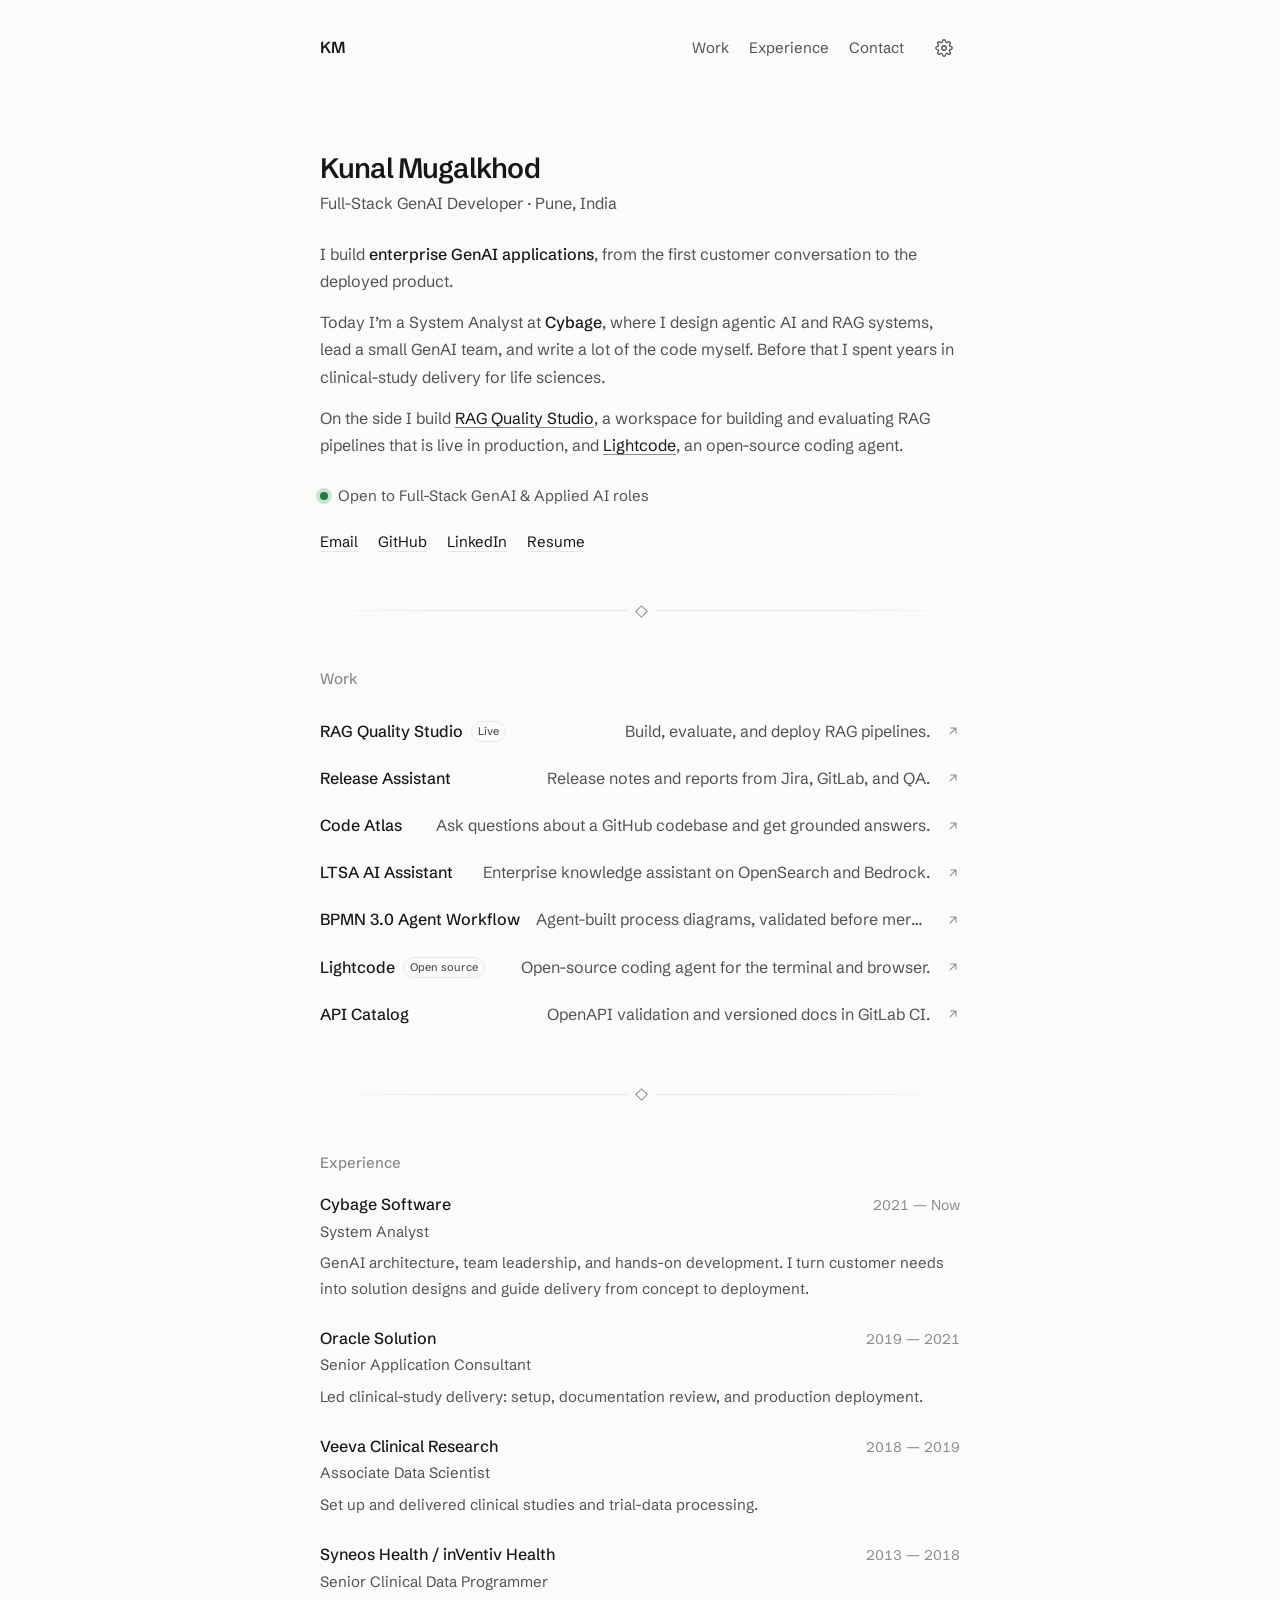
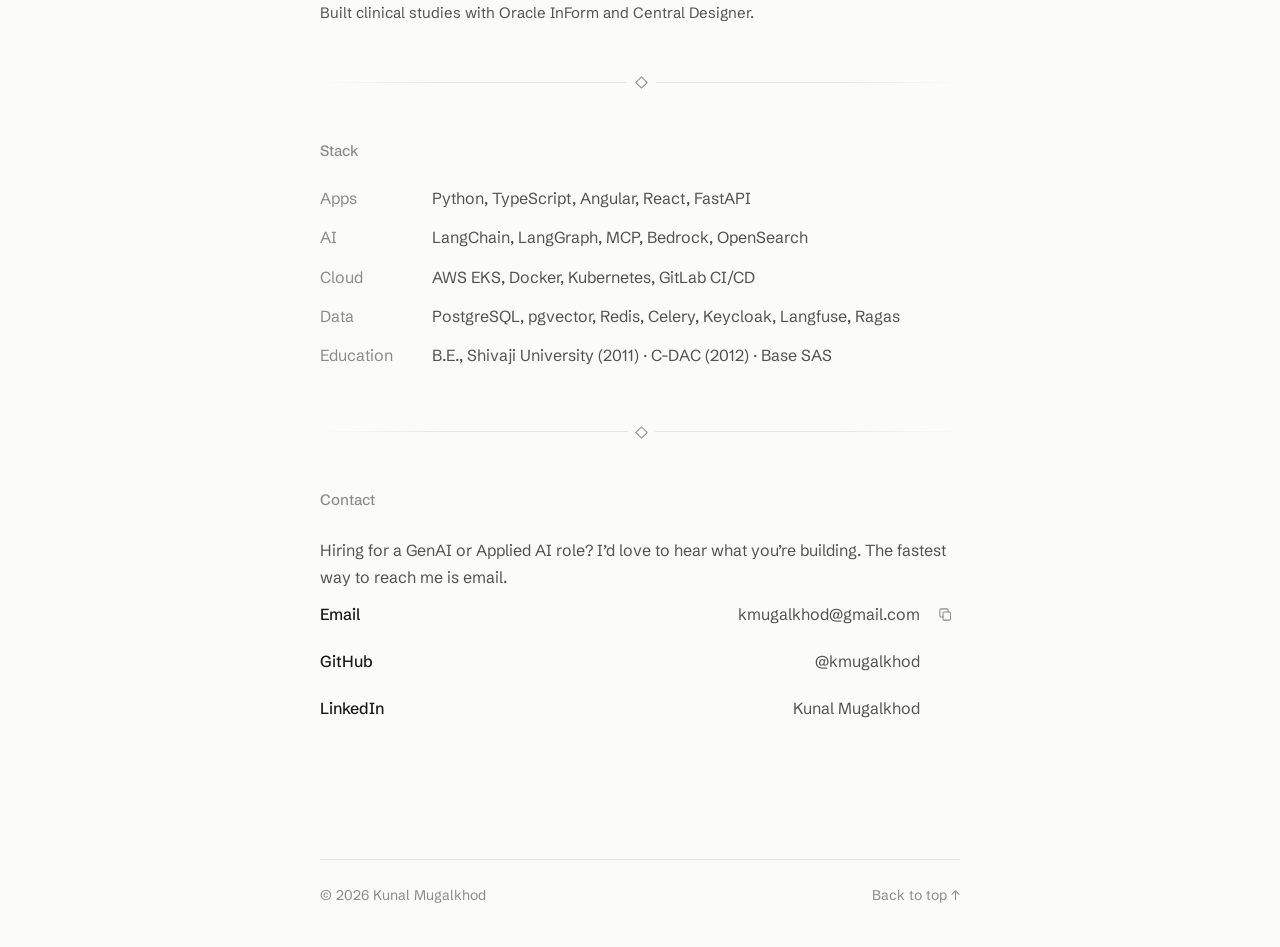
<file: index.html>
<!doctype html>
<html lang="en" data-theme="dark">
<head>
  <meta charset="UTF-8"><meta name="viewport" content="width=device-width, initial-scale=1">
  <meta name="theme-color" content="#111111">
  <meta name="description" content="Kunal Mugalkhod, Full-Stack GenAI Developer. GenAI application architecture, customer collaboration, technical leadership, and hands-on delivery with Python, Angular, FastAPI, and AWS.">
  <meta property="og:title" content="Kunal Mugalkhod — Full-Stack GenAI Developer">
  <meta property="og:description" content="GenAI architecture and technical leadership: translating customer needs into applications, guiding teams, and delivering enterprise AI.">
  <meta property="og:type" content="website">
  <meta property="og:url" content="https://kmugalkhod.github.io/">
  <meta property="og:site_name" content="Kunal Mugalkhod">
  <meta property="og:image" content="https://kmugalkhod.github.io/og-image.png">
  <meta property="og:image:width" content="1200">
  <meta property="og:image:height" content="630">
  <meta property="og:image:alt" content="Kunal Mugalkhod — Full-Stack GenAI Developer">
  <meta name="twitter:card" content="summary_large_image">
  <meta name="twitter:title" content="Kunal Mugalkhod — Full-Stack GenAI Developer">
  <meta name="twitter:description" content="GenAI architecture and technical leadership: translating customer needs into applications, guiding teams, and delivering enterprise AI.">
  <meta name="twitter:image" content="https://kmugalkhod.github.io/og-image.png">
  <meta name="author" content="Kunal Mugalkhod">
  <title>Kunal Mugalkhod — Full-Stack GenAI Developer</title>
  <link rel="canonical" href="https://kmugalkhod.github.io/">
  <link rel="icon" href="./favicon.svg" type="image/svg+xml">
  <script>
    // Apply the saved theme, colour, and font before first paint to avoid a flash.
    try{var d=document.documentElement,s=localStorage,t=s.getItem('kunal-portfolio-theme');if(t!=='light'&&t!=='dark')t=matchMedia('(prefers-color-scheme: light)').matches?'light':'dark';d.dataset.theme=t;var c=s.getItem('kunal-portfolio-tint');if(/^(pink|teal|indigo|amber|violet)$/.test(c))d.dataset.tint=c;var f=s.getItem('kunal-portfolio-font');if(f==='inter'||f==='geist'){d.dataset.font=f;var l=document.createElement('link');l.rel='stylesheet';l.id='font-css';l.href='https://fonts.googleapis.com/css2?family='+(f==='inter'?'Inter':'Geist')+':wght@400;500;600&display=swap';document.head.appendChild(l);}}catch(e){}
  </script>
  <script type="application/ld+json">
  {"@context":"https://schema.org","@type":"Person","name":"Kunal Mugalkhod","jobTitle":"Full-Stack GenAI Developer","url":"https://kmugalkhod.github.io/","address":{"@type":"PostalAddress","addressLocality":"Pune","addressCountry":"IN"},"worksFor":{"@type":"Organization","name":"Cybage Software Pvt. Ltd."},"sameAs":["https://github.com/kmugalkhod","https://www.linkedin.com/in/kunal-mugalkhod-437027b0/"],"knowsAbout":["Generative AI","Agentic AI","Retrieval-augmented generation","Python","FastAPI","Angular","AWS"]}
  </script>
  <link rel="preload" href="./fonts/Schibsted-latin.woff" as="font" type="font/woff" crossorigin>
  <link rel="stylesheet" href="./styles.css"><script src="./app.js" defer></script>
</head>
<body>
  <a class="skip-link" href="#main">Skip to content</a>
  <header class="topbar wrap">
    <a class="brand" href="#home" aria-label="Kunal Mugalkhod — back to top">KM</a>
    <nav id="navigation" aria-label="Main navigation"><a href="#work">Work</a><a href="#experience">Experience</a><a href="#contact">Contact</a></nav>
    <div class="settings">
      <button id="settings-toggle" class="icon-button" aria-label="Appearance settings" title="Appearance" aria-expanded="false" aria-controls="settings-panel"><svg viewBox="0 0 24 24" fill="none" stroke="currentColor" stroke-width="1.7" stroke-linecap="round" stroke-linejoin="round" aria-hidden="true"><circle cx="12" cy="12" r="3"/><path d="M19.4 15a1.7 1.7 0 0 0 .3 1.8l.1.1a2 2 0 1 1-2.8 2.8l-.1-.1a1.7 1.7 0 0 0-1.8-.3 1.7 1.7 0 0 0-1 1.5V21a2 2 0 1 1-4 0v-.1a1.7 1.7 0 0 0-1.1-1.5 1.7 1.7 0 0 0-1.8.3l-.1.1a2 2 0 1 1-2.8-2.8l.1-.1a1.7 1.7 0 0 0 .3-1.8 1.7 1.7 0 0 0-1.5-1H3a2 2 0 1 1 0-4h.1a1.7 1.7 0 0 0 1.5-1.1 1.7 1.7 0 0 0-.3-1.8l-.1-.1a2 2 0 1 1 2.8-2.8l.1.1a1.7 1.7 0 0 0 1.8.3H9a1.7 1.7 0 0 0 1-1.5V3a2 2 0 1 1 4 0v.1a1.7 1.7 0 0 0 1 1.5 1.7 1.7 0 0 0 1.8-.3l.1-.1a2 2 0 1 1 2.8 2.8l-.1.1a1.7 1.7 0 0 0-.3 1.8V9a1.7 1.7 0 0 0 1.5 1H21a2 2 0 1 1 0 4h-.1a1.7 1.7 0 0 0-1.5 1Z"/></svg></button>
      <div id="settings-panel" class="settings-panel" role="group" aria-label="Appearance" hidden>
        <div class="pills" role="group" aria-label="Theme"><button data-theme-choice="light" aria-pressed="false">Light</button><button data-theme-choice="dark" aria-pressed="false">Dark</button></div>
        <div class="pills" role="group" aria-label="Font"><button data-font="schibsted" aria-pressed="false" style="font-family:'Schibsted Grotesk'">Schibsted</button><button data-font="inter" aria-pressed="false">Inter</button><button data-font="geist" aria-pressed="false">Geist</button></div>
        <div class="swatches" role="group" aria-label="Colour"><button class="swatch" data-tint="neutral" aria-label="Neutral" title="Neutral" aria-pressed="false" style="--swatch:#78716c"></button><button class="swatch" data-tint="pink" aria-label="Pink" title="Pink" aria-pressed="false" style="--swatch:#d946ef"></button><button class="swatch" data-tint="teal" aria-label="Teal" title="Teal" aria-pressed="false" style="--swatch:#14b8a6"></button><button class="swatch" data-tint="indigo" aria-label="Indigo" title="Indigo" aria-pressed="false" style="--swatch:#6366f1"></button><button class="swatch" data-tint="amber" aria-label="Amber" title="Amber" aria-pressed="false" style="--swatch:#f59e0b"></button><button class="swatch" data-tint="violet" aria-label="Violet" title="Violet" aria-pressed="false" style="--swatch:#8b5cf6"></button></div>
      </div>
    </div>
  </header>
  <main id="main" class="wrap">
    <section id="home" class="hero" aria-labelledby="hero-title">
      <h1 id="hero-title">Kunal Mugalkhod</h1>
      <p class="role-line">Full-Stack GenAI Developer · Pune, India</p>
      <div class="prose">
        <p>I build <strong>enterprise GenAI applications</strong>, from the first customer conversation to the deployed product.</p>
        <p>Today I’m a System Analyst at <strong>Cybage</strong>, where I design agentic AI and RAG systems, lead a small GenAI team, and write a lot of the code myself. Before that I spent years in clinical-study delivery for life sciences.</p>
        <p>On the side I build <a href="https://ragqualitystudio.com/" target="_blank" rel="noopener noreferrer">RAG Quality Studio</a>, a workspace for building and evaluating RAG pipelines that is live in production, and <a href="https://github.com/kmugalkhod/lightcode" target="_blank" rel="noopener noreferrer">Lightcode</a>, an open-source coding agent.</p>
      </div>
      <p class="status"><span class="status-dot" aria-hidden="true"></span>Open to Full-Stack GenAI &amp; Applied AI roles</p>
      <ul class="link-row">
        <li><a href="mailto:kmugalkhod@gmail.com">Email</a></li>
        <li><a href="https://github.com/kmugalkhod" target="_blank" rel="noopener noreferrer">GitHub</a></li>
        <li><a href="https://www.linkedin.com/in/kunal-mugalkhod-437027b0/" target="_blank" rel="noopener noreferrer">LinkedIn</a></li>
        <li><a href="./Kunal-Mugalkhod-Resume.pdf" download>Resume</a></li>
      </ul>
    </section>

    <section id="work" aria-labelledby="work-title">
      <h2 id="work-title" class="label">Work</h2>
      <ul id="project-list" class="list"></ul>
      <noscript><p class="muted">Projects: RAG Quality Studio (ragqualitystudio.com), Release Assistant, Code Atlas, LTSA AI Assistant, BPMN 3.0 Agent Workflow, Lightcode, and API Catalog. <a href="mailto:kmugalkhod@gmail.com">Ask me for details.</a></p></noscript>
    </section>

    <section id="experience" aria-labelledby="experience-title">
      <h2 id="experience-title" class="label">Experience</h2>
      <ol class="jobs">
        <li><div class="job-top"><h3>Cybage Software</h3><span class="date">2021 — Now</span></div><p class="job-role">System Analyst</p><p class="job-text">GenAI architecture, team leadership, and hands-on development. I turn customer needs into solution designs and guide delivery from concept to deployment.</p></li>
        <li><div class="job-top"><h3>Oracle Solution</h3><span class="date">2019 — 2021</span></div><p class="job-role">Senior Application Consultant</p><p class="job-text">Led clinical-study delivery: setup, documentation review, and production deployment.</p></li>
        <li><div class="job-top"><h3>Veeva Clinical Research</h3><span class="date">2018 — 2019</span></div><p class="job-role">Associate Data Scientist</p><p class="job-text">Set up and delivered clinical studies and trial-data processing.</p></li>
        <li><div class="job-top"><h3>Syneos Health / inVentiv Health</h3><span class="date">2013 — 2018</span></div><p class="job-role">Senior Clinical Data Programmer</p><p class="job-text">Built clinical studies with Oracle InForm and Central Designer.</p></li>
      </ol>
    </section>

    <section id="stack" aria-labelledby="stack-title">
      <h2 id="stack-title" class="label">Stack</h2>
      <dl class="stack">
        <div><dt>Apps</dt><dd>Python, TypeScript, Angular, React, FastAPI</dd></div>
        <div><dt>AI</dt><dd>LangChain, LangGraph, MCP, Bedrock, OpenSearch</dd></div>
        <div><dt>Cloud</dt><dd>AWS EKS, Docker, Kubernetes, GitLab CI/CD</dd></div>
        <div><dt>Data</dt><dd>PostgreSQL, pgvector, Redis, Celery, Keycloak, Langfuse, Ragas</dd></div>
        <div><dt>Education</dt><dd>B.E., Shivaji University (2011) · C-DAC (2012) · Base SAS</dd></div>
      </dl>
    </section>

    <section id="contact" aria-labelledby="contact-title">
      <h2 id="contact-title" class="label">Contact</h2>
      <p class="prose">Hiring for a GenAI or Applied AI role? I’d love to hear what you’re building. The fastest way to reach me is email.</p>
      <ul class="list contact">
        <li><a class="row" href="mailto:kmugalkhod@gmail.com"><span class="row-title">Email</span><span class="row-meta">kmugalkhod@gmail.com</span><svg viewBox="0 0 24 24" fill="none" stroke="currentColor" stroke-width="1.8" stroke-linecap="round" stroke-linejoin="round" aria-hidden="true"><path d="M7 17 17 7M8 7h9v9"/></svg></a><button id="copy-email" class="copy" aria-label="Copy email address" title="Copy email"><svg viewBox="0 0 24 24" fill="none" stroke="currentColor" stroke-width="1.7" stroke-linecap="round" stroke-linejoin="round" aria-hidden="true"><rect x="8" y="8" width="12" height="13" rx="2"/><path d="M16 8V5a2 2 0 0 0-2-2H5a2 2 0 0 0-2 2v9a2 2 0 0 0 2 2h3"/></svg></button></li>
        <li><a class="row" href="https://github.com/kmugalkhod" target="_blank" rel="noopener noreferrer"><span class="row-title">GitHub</span><span class="row-meta">@kmugalkhod</span><svg viewBox="0 0 24 24" fill="none" stroke="currentColor" stroke-width="1.8" stroke-linecap="round" stroke-linejoin="round" aria-hidden="true"><path d="M7 17 17 7M8 7h9v9"/></svg></a></li>
        <li><a class="row" href="https://www.linkedin.com/in/kunal-mugalkhod-437027b0/" target="_blank" rel="noopener noreferrer"><span class="row-title">LinkedIn</span><span class="row-meta">Kunal Mugalkhod</span><svg viewBox="0 0 24 24" fill="none" stroke="currentColor" stroke-width="1.8" stroke-linecap="round" stroke-linejoin="round" aria-hidden="true"><path d="M7 17 17 7M8 7h9v9"/></svg></a></li>
      </ul>
      <span id="copy-status" class="copy-status" role="status"></span>
    </section>
  </main>
  <footer class="wrap"><span>© 2026 Kunal Mugalkhod</span><a href="#home">Back to top ↑</a></footer>
  <dialog id="project-dialog" aria-labelledby="dialog-title"><button class="dialog-close" aria-label="Close project details"><span aria-hidden="true">✕</span></button><div id="dialog-content"></div></dialog>
</body>
</html>
</file>
<file: styles.css>
@font-face{font-family:"Schibsted Grotesk";src:url('./fonts/Schibsted-latin.woff') format('woff');font-style:normal;font-weight:400 900;font-display:swap}

/* Themes */
:root{color-scheme:dark;--bg:#111;--panel:#1a1a1a;--hover:#1c1c1c;--text:#ececec;--muted:#a3a3a3;--faint:#737373;--line:#262626;--accent:#9db4e0;--button:#ececec;--button-text:#111;--green:#3fb950;--font:"Schibsted Grotesk",ui-sans-serif,system-ui,sans-serif;--mono:ui-monospace,SFMono-Regular,Consolas,monospace}
html[data-theme="light"]{color-scheme:light;--bg:#fbfbfa;--panel:#fff;--hover:#f1f1ef;--text:#171717;--muted:#525252;--faint:#8a8a8a;--line:#e7e5e4;--accent:#2f5da0;--button:#171717;--button-text:#fff;--green:#1a7f37}

/* Fonts (Inter and Geist load from Google Fonts only when picked) */
html[data-font="inter"]{--font:Inter,ui-sans-serif,system-ui,sans-serif}
html[data-font="geist"]{--font:Geist,ui-sans-serif,system-ui,sans-serif}

/* Colour tints: each sets a palette, and the whole page is derived from it */
html[data-tint="pink"]{--t50:#fdf4ff;--t200:#f5d0fe;--t300:#f0abfc;--t400:#e879f9;--t600:#c026d3;--t700:#a21caf;--t800:#86198f;--t900:#701a75;--t950:#4a044e}
html[data-tint="teal"]{--t50:#f0fdfa;--t200:#99f6e4;--t300:#5eead4;--t400:#2dd4bf;--t600:#0d9488;--t700:#0f766e;--t800:#115e59;--t900:#134e4a;--t950:#042f2e}
html[data-tint="indigo"]{--t50:#eef2ff;--t200:#c7d2fe;--t300:#a5b4fc;--t400:#818cf8;--t600:#4f46e5;--t700:#4338ca;--t800:#3730a3;--t900:#312e81;--t950:#1e1b4b}
html[data-tint="amber"]{--t50:#fffbeb;--t200:#fde68a;--t300:#fcd34d;--t400:#fbbf24;--t600:#b45309;--t700:#92400e;--t800:#92400e;--t900:#78350f;--t950:#451a03}
html[data-tint="violet"]{--t50:#f5f3ff;--t200:#ddd6fe;--t300:#c4b5fd;--t400:#a78bfa;--t600:#7c3aed;--t700:#6d28d9;--t800:#5b21b6;--t900:#4c1d95;--t950:#2e1065}
html[data-tint][data-theme="light"]{--bg:var(--t50);--panel:color-mix(in srgb,#fff 70%,var(--t50));--hover:color-mix(in srgb,var(--t200) 40%,var(--t50));--line:color-mix(in srgb,var(--t200) 70%,var(--t50));--text:var(--t900);--muted:var(--t700);--faint:var(--t600);--accent:var(--t600);--button:var(--t900);--button-text:var(--t50)}
html[data-tint][data-theme="dark"]{--bg:color-mix(in srgb,var(--t950) 35%,#0a0a0a);--panel:color-mix(in srgb,var(--t950) 50%,#111);--hover:color-mix(in srgb,var(--t900) 35%,#111);--line:color-mix(in srgb,var(--t800) 40%,#1a1a1a);--text:var(--t50);--muted:var(--t200);--faint:var(--t400);--accent:var(--t300);--button:var(--t50);--button-text:var(--t950)}
body{transition:background-color .25s,color .25s}

/* Base */
*{box-sizing:border-box}
html{scroll-behavior:smooth;scroll-padding-top:24px}
body{margin:0;background:var(--bg);color:var(--text);font:16px/1.7 var(--font);-webkit-font-smoothing:antialiased}
body:has(dialog[open]){overflow:hidden}
::selection{background:#7a95cc55}
h1,h2,h3,p{margin:0}
a{color:inherit;text-decoration:none}
button{font:inherit;color:inherit;cursor:pointer;border:0;background:none;padding:0;text-align:left}
a:focus-visible,button:focus-visible{outline:2px solid var(--accent);outline-offset:3px;border-radius:4px}
svg{display:block;flex-shrink:0;width:18px;height:18px}
[hidden]{display:none!important}
.wrap{width:calc(100% - 40px);max-width:640px;margin-inline:auto}
.muted{color:var(--muted)}
.skip-link{position:fixed;left:16px;top:10px;padding:8px 14px;border-radius:6px;background:var(--button);color:var(--button-text);z-index:200;transform:translateY(-200%)}
.skip-link:focus{transform:none}

/* Top bar */
.topbar{display:flex;align-items:center;gap:24px;padding:32px 0 0}
.brand{font-weight:600;letter-spacing:-.02em}
nav{display:flex;gap:20px;margin-left:auto;font-size:15px;color:var(--muted)}
nav a:hover{color:var(--text)}
.icon-button{width:32px;height:32px;display:grid;place-items:center;border-radius:8px;color:var(--muted)}
.icon-button:hover,.icon-button[aria-expanded="true"]{background:var(--hover);color:var(--text)}

/* Appearance panel */
.settings{position:relative}
.settings-panel{position:absolute;right:0;top:calc(100% + 8px);z-index:50;display:grid;gap:12px;padding:12px;background:var(--panel);border:1px solid var(--line);border-radius:12px;box-shadow:0 12px 40px #0003}
.pills{display:flex;gap:4px}
.pills button{flex:1;font-size:13px;line-height:1;padding:7px 10px;border-radius:7px;color:var(--muted);border:1px solid var(--line);text-align:center;white-space:nowrap}
.pills button:hover{color:var(--text)}
.pills button[aria-pressed="true"]{background:var(--text);border-color:var(--text);color:var(--bg)}
.pills [data-font="inter"]{font-family:Inter,var(--font)}
.pills [data-font="geist"]{font-family:Geist,var(--font)}
.swatches{display:flex;justify-content:space-between;gap:8px;padding-top:12px;border-top:1px dashed var(--line)}
.swatch{width:18px;height:18px;border-radius:50%;background:var(--swatch);box-shadow:0 0 0 1px #0002 inset;transition:transform .15s}
.swatch:hover{transform:scale(1.15)}
.swatch[aria-pressed="true"]{box-shadow:0 0 0 2px var(--panel),0 0 0 4px var(--swatch)}

/* Sections */
main>section{margin-top:72px}
main>section.hero{margin-top:88px}
/* Section separator: a hairline that fades at both ends, with a small diamond at its centre */
main>section+section{position:relative;margin-top:56px;padding-top:56px}
main>section+section::before{content:'';position:absolute;top:0;left:0;right:0;height:1px;background:linear-gradient(90deg,transparent,var(--line) 20%,var(--line) 80%,transparent)}
main>section+section::after{content:'';position:absolute;top:-3.5px;left:50%;width:7px;height:7px;margin-left:-3.5px;transform:rotate(45deg);border:1px solid var(--faint);background:var(--bg);box-shadow:0 0 0 6px var(--bg)}
.label{font-size:15px;font-weight:500;color:var(--faint);margin-bottom:16px}

/* Hero */
h1{font-size:28px;font-weight:600;letter-spacing:-.03em;line-height:1.2}
.role-line{color:var(--muted);margin-top:4px}
.prose{color:var(--muted);margin-top:24px}
.prose p+p{margin-top:14px}
.prose strong{color:var(--text);font-weight:500}
.prose a{color:var(--text);text-decoration:underline;text-decoration-color:var(--faint);text-underline-offset:3px}
.prose a:hover{text-decoration-color:var(--text)}
.status{display:flex;align-items:center;gap:10px;margin-top:24px;font-size:15px;color:var(--muted)}
.status-dot{width:8px;height:8px;border-radius:50%;background:var(--green);box-shadow:0 0 0 4px color-mix(in srgb,var(--green) 20%,transparent)}
.link-row{display:flex;flex-wrap:wrap;gap:8px 20px;list-style:none;padding:0;margin:20px 0 0;font-size:15px}
.link-row a{text-decoration:underline;text-decoration-color:var(--line);text-underline-offset:4px}
.link-row a:hover{text-decoration-color:var(--text)}

/* Rows (projects + contact) */
.list{list-style:none;padding:0;margin:0 -12px}
.list li{position:relative}
.row{display:flex;align-items:baseline;gap:16px;width:100%;padding:10px 12px;border-radius:8px;transition:background .15s}
.row:hover{background:var(--hover)}
.row-title{flex-shrink:0;font-weight:500;display:flex;align-items:center;gap:8px}
.row-meta{flex:1;min-width:0;color:var(--muted);text-align:right;white-space:nowrap;overflow:hidden;text-overflow:ellipsis}
.row svg{width:14px;height:14px;align-self:center;color:var(--faint);transition:transform .15s,color .15s}
.row:hover svg{color:var(--text);transform:translate(2px,-2px)}
.badge{font-size:11px;font-weight:500;line-height:1;padding:4px 6px;border:1px solid var(--line);border-radius:999px;color:var(--muted)}
.contact .row{padding-right:52px}
.copy{position:absolute;right:12px;top:50%;transform:translateY(-50%);width:30px;height:30px;display:grid;place-items:center;border-radius:6px;color:var(--faint)}
.copy:hover{color:var(--text);background:var(--line)}
.copy svg{width:15px;height:15px}
.contact .row svg{display:none}
.copy-status{display:block;min-height:24px;margin-top:6px;font-size:14px;color:var(--muted)}

/* Experience */
.jobs{list-style:none;padding:0;margin:0}
.jobs li+li{margin-top:24px}
.job-top{display:flex;align-items:baseline;justify-content:space-between;gap:16px}
.job-top h3{font-size:16px;font-weight:500}
.date{flex-shrink:0;font-size:14px;color:var(--faint);font-variant-numeric:tabular-nums}
.job-role{color:var(--muted);font-size:15px}
.job-text{color:var(--muted);font-size:15px;margin-top:6px}

/* Stack */
.stack{margin:0}
.stack div{display:grid;grid-template-columns:96px 1fr;gap:16px;padding:6px 0}
.stack dt{color:var(--faint)}
.stack dd{margin:0;color:var(--muted)}

/* Footer */
footer{display:flex;justify-content:space-between;gap:16px;margin-top:96px;padding:24px 0 40px;border-top:1px solid var(--line);font-size:14px;color:var(--faint)}
footer a:hover{color:var(--text)}

/* Shared with 404.html */
.subheading{font:13px/1.6 var(--mono);text-transform:uppercase;letter-spacing:.06em;color:var(--faint)}
.button{display:inline-flex;align-items:center;gap:8px;font-size:14px;font-weight:500;padding:10px 16px;border-radius:8px}
.primary{background:var(--button);color:var(--button-text)}
.primary:hover{opacity:.88}

/* Project dialog */
dialog{width:min(720px,calc(100% - 32px));max-height:90dvh;padding:40px;border:1px solid var(--line);border-radius:14px;background:var(--bg);color:var(--text);box-shadow:0 24px 80px #0006}
dialog::backdrop{background:#0009;backdrop-filter:blur(4px)}
.dialog-close{position:absolute;right:14px;top:14px;width:32px;height:32px;display:grid;place-items:center;border-radius:8px;font-size:13px;color:var(--muted)}
.dialog-close:hover{background:var(--hover);color:var(--text)}
.eyebrow{font:12px/1.6 var(--mono);letter-spacing:.04em;color:var(--faint);padding-right:32px}
#dialog-title{font-size:26px;font-weight:600;letter-spacing:-.03em;margin:10px 0 12px}
.dialog-summary{color:var(--muted)}
.dialog-grid{display:grid;gap:28px;margin:32px 0}
.detail-heading{font-size:14px;font-weight:500;color:var(--faint);margin-bottom:6px;text-transform:none;letter-spacing:0}
.dialog-grid p,.dialog-grid li{font-size:15px;color:var(--muted)}
.dialog-grid ul{padding-left:18px;margin:0}
.dialog-grid li+li{margin-top:6px}
.tags{display:flex;flex-wrap:wrap;gap:6px}
.tags span{font-size:13px;color:var(--muted);padding:2px 8px;border:1px solid var(--line);border-radius:6px}
.modal-links{margin-top:28px}
.modal-links a{font-weight:500;text-decoration:underline;text-underline-offset:4px;text-decoration-color:var(--faint)}
.dialog-footnote{font-size:13px;color:var(--faint);margin-top:12px}
.dialog-flow{padding:20px;margin-top:28px;background:var(--panel);border:1px solid var(--line);border-radius:10px}
.dialog-flow h3{font-size:16px;font-weight:500}
.dialog-flow>p{font-size:13px;color:var(--muted)}
.flow-stages{display:grid;grid-template-columns:1fr 1fr;gap:8px;margin-top:16px}
.flow-stage{padding:12px;border:1px solid var(--line);border-radius:8px;color:var(--muted);font-size:13px;line-height:1.6}
.flow-stage strong{display:block;font-weight:500;font-size:13px;margin-bottom:4px}
.flow-stage:last-child{grid-column:1/-1}
.flow-stage.active{border-color:var(--accent);color:var(--text)}
.flow-status{font-size:14px;min-height:64px;padding-top:16px}
.flow-controls,.branch-controls{display:flex;align-items:center;gap:8px;flex-wrap:wrap}
.flow-controls{margin-top:8px}
.flow-controls button{padding:8px 12px;border:1px solid var(--line);border-radius:8px;font-size:13px}
.flow-controls .flow-next{background:var(--button);color:var(--button-text);border-color:transparent}
.flow-description{margin-top:16px}

/* Small screens */
@media(max-width:560px){
  .topbar{gap:16px;padding-top:24px}
  nav{gap:14px;font-size:14px}
  main>section{margin-top:56px}
  main>section.hero{margin-top:56px}
  main>section+section{margin-top:44px;padding-top:44px}
  .row{flex-direction:column;gap:2px}
  .row-meta{text-align:left;white-space:normal;font-size:15px}
  .row svg{position:absolute;right:12px;top:16px}
  .copy{top:22px}
  .job-top{flex-direction:column;gap:0}
  .stack div{grid-template-columns:1fr;gap:0;padding:8px 0}
  dialog{width:calc(100% - 16px);padding:32px 20px}
  .flow-stages{grid-template-columns:1fr}
}
@media(prefers-reduced-motion:reduce){html{scroll-behavior:auto}*{transition:none!important}}
</file>
